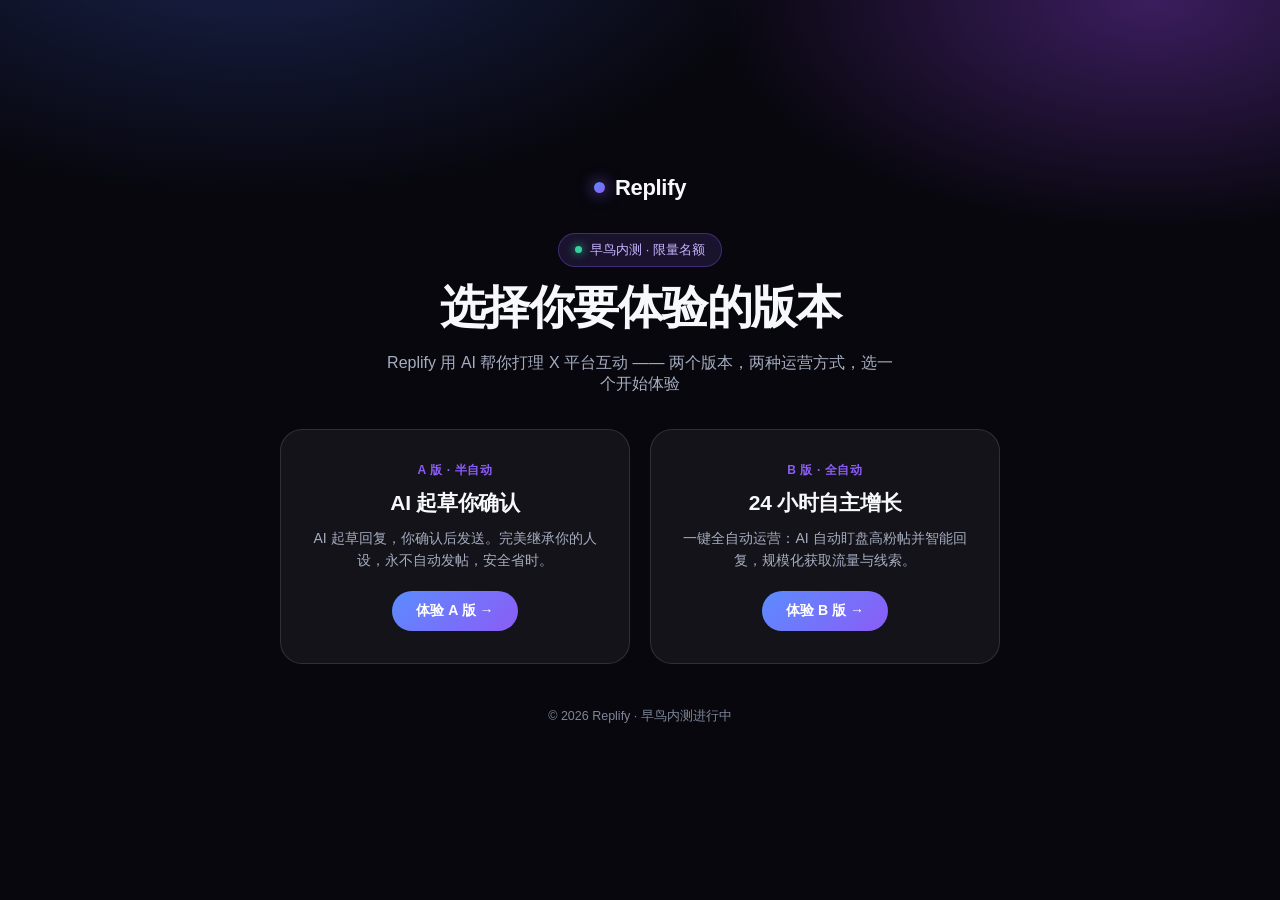
<file: index.html>
<!DOCTYPE html>
<html lang="zh-CN">
<head>
<meta charset="UTF-8">
<meta name="viewport" content="width=device-width, initial-scale=1.0">
<title>Replify · 早鸟内测</title>
<link rel="icon" href="data:image/svg+xml,%3Csvg xmlns='http://www.w3.org/2000/svg' viewBox='0 0 32 32'%3E%3Cdefs%3E%3ClinearGradient id='g' x1='0' y1='0' x2='1' y2='1'%3E%3Cstop offset='0' stop-color='%235b8cff'/%3E%3Cstop offset='1' stop-color='%238b5cf6'/%3E%3C/linearGradient%3E%3C/defs%3E%3Crect width='32' height='32' rx='8' fill='url(%23g)'/%3E%3Ctext x='16' y='22' font-family='Arial,sans-serif' font-size='18' font-weight='bold' fill='%23fff' text-anchor='middle'%3ER%3C/text%3E%3C/svg%3E">
<style>
* { box-sizing: border-box; margin: 0; padding: 0; }
body {
  font-family: -apple-system, BlinkMacSystemFont, "Segoe UI", "PingFang SC", "Microsoft YaHei", sans-serif;
  background: radial-gradient(900px 480px at 20% -10%, #1b2450 0%, transparent 60%),
              radial-gradient(800px 420px at 90% 0%, #3b1d5e 0%, transparent 55%),
              #07070d;
  color: #f7f8fc; min-height: 100vh; display: flex; flex-direction: column; align-items: center; justify-content: center; padding: 32px 20px; text-align: center;
}
.brand { display: inline-flex; align-items: center; gap: 10px; font-size: 22px; font-weight: 700; letter-spacing: -0.3px; margin-bottom: 14px; }
.dot { width: 11px; height: 11px; border-radius: 50%; background: linear-gradient(135deg,#5b8cff,#8b5cf6); box-shadow: 0 0 16px rgba(139,92,246,.9); }
.badge { display: inline-flex; align-items: center; gap: 8px; background: rgba(139,92,246,.14); color: #c4b5fd; border: 1px solid rgba(139,92,246,.35); padding: 7px 16px; border-radius: 999px; font-size: 13px; margin: 18px 0 10px; }
.badge::before { content: ""; width: 7px; height: 7px; border-radius: 50%; background: #34d399; box-shadow: 0 0 10px #34d399; }
h1 { font-size: clamp(30px, 5vw, 46px); letter-spacing: -1.5px; font-weight: 800; }
.sub { color: #a6adc0; font-size: 16px; margin: 14px auto 34px; max-width: 520px; }
.cards { display: grid; grid-template-columns: repeat(2, 1fr); gap: 20px; max-width: 720px; width: 100%; }
.card { text-decoration: none; color: inherit; background: rgba(255,255,255,.05); border: 1px solid rgba(255,255,255,.12); border-radius: 22px; padding: 32px 28px; transition: transform .25s cubic-bezier(.16,1,.3,1), border-color .25s, box-shadow .25s; }
.card:hover { transform: translateY(-5px); border-color: rgba(139,92,246,.5); box-shadow: 0 20px 50px rgba(0,0,0,.5); }
.tag { font-size: 12px; font-weight: 700; letter-spacing: .6px; text-transform: uppercase; color: #8b5cf6; margin-bottom: 10px; }
.card h2 { font-size: 21px; margin-bottom: 10px; letter-spacing: -0.3px; }
.card p { color: #a6adc0; font-size: 14px; line-height: 1.6; }
.go { display: inline-block; margin-top: 20px; font-size: 14px; font-weight: 600; color: #fff; background: linear-gradient(135deg,#5b8cff,#8b5cf6); padding: 11px 24px; border-radius: 999px; }
footer { margin-top: 44px; color: #7e8699; font-size: 12.5px; }
@media (max-width: 640px) { .cards { grid-template-columns: 1fr; } }
</style>
</head>
<body>
  <div class="brand"><span class="dot"></span>Replify</div>
  <span class="badge">早鸟内测 · 限量名额</span>
  <h1>选择你要体验的版本</h1>
  <p class="sub">Replify 用 AI 帮你打理 X 平台互动 —— 两个版本，两种运营方式，选一个开始体验</p>
  <div class="cards">
    <a class="card" href="a/">
      <div class="tag">A 版 · 半自动</div>
      <h2>AI 起草你确认</h2>
      <p>AI 起草回复，你确认后发送。完美继承你的人设，永不自动发帖，安全省时。</p>
      <span class="go">体验 A 版 →</span>
    </a>
    <a class="card" href="b/">
      <div class="tag">B 版 · 全自动</div>
      <h2>24 小时自主增长</h2>
      <p>一键全自动运营：AI 自动盯盘高粉帖并智能回复，规模化获取流量与线索。</p>
      <span class="go">体验 B 版 →</span>
    </a>
  </div>
  <footer>© 2026 Replify · 早鸟内测进行中</footer>
</body>
</html>
</file>
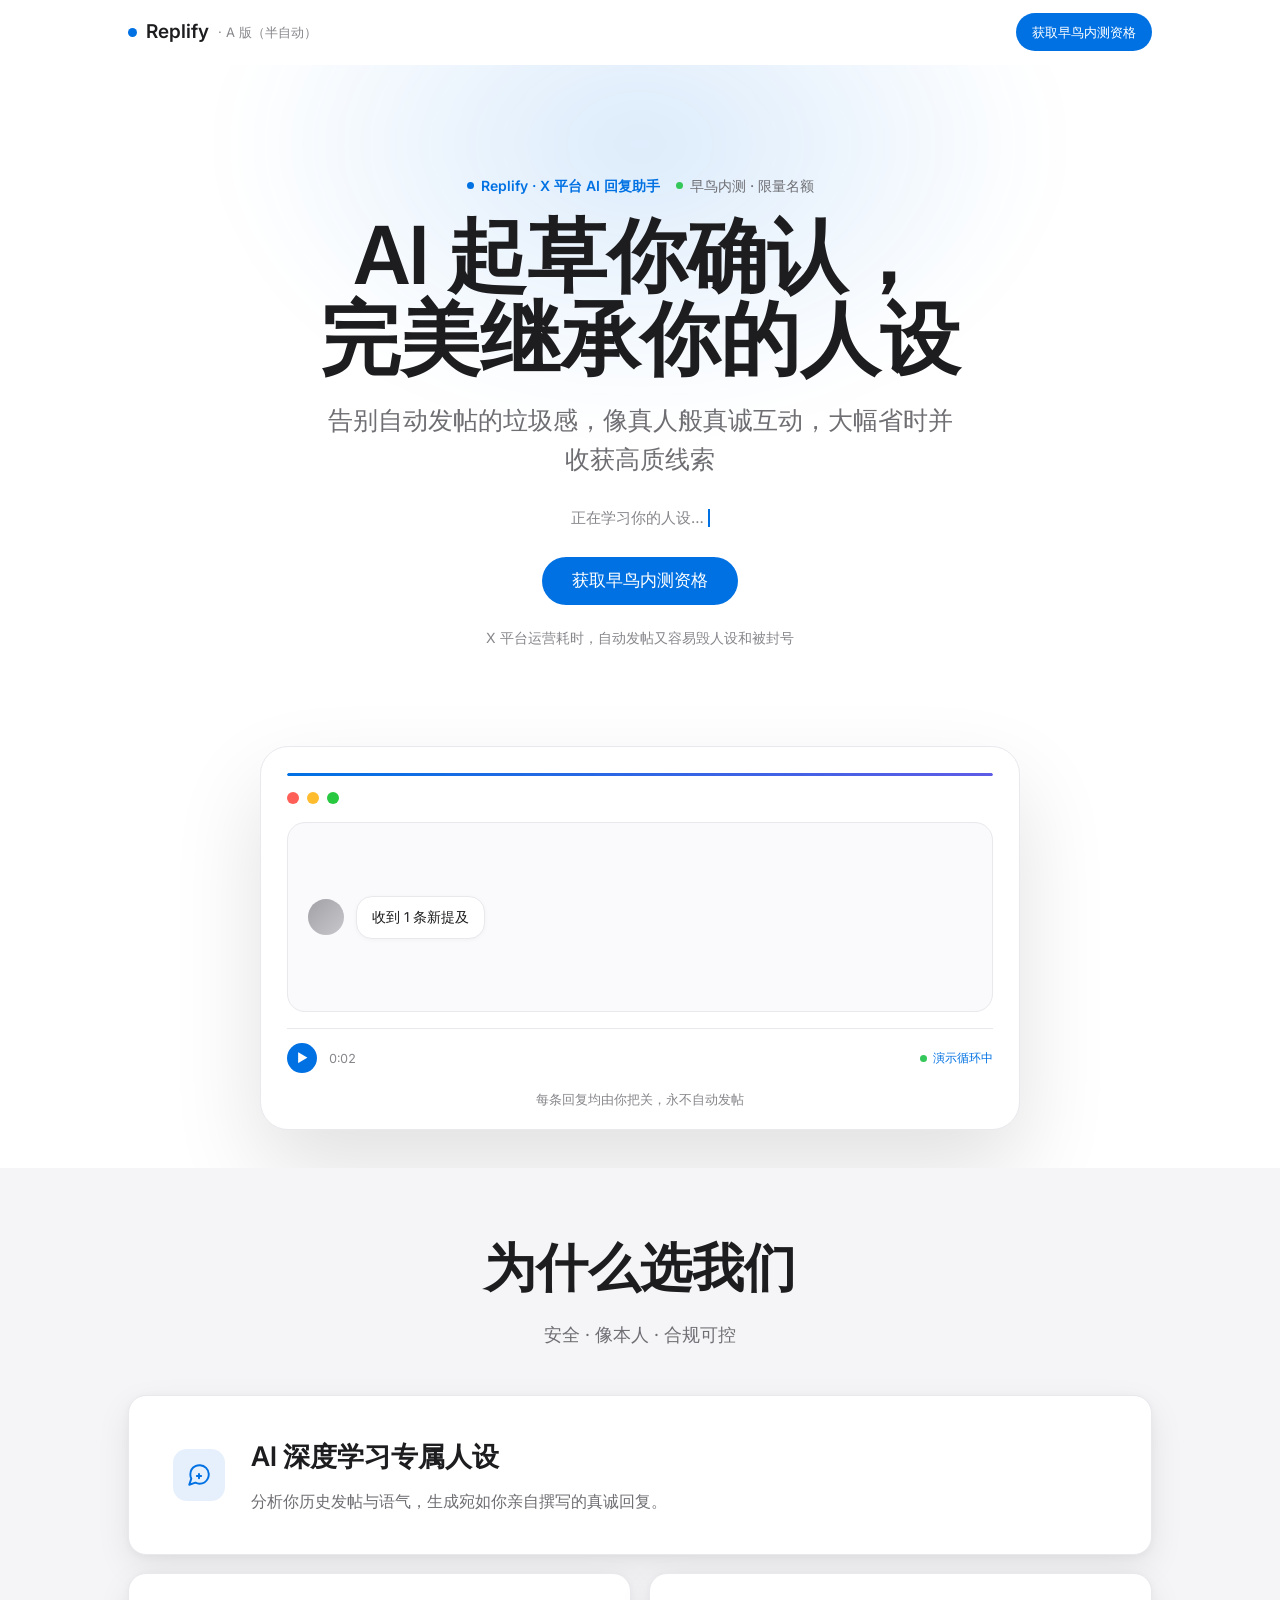
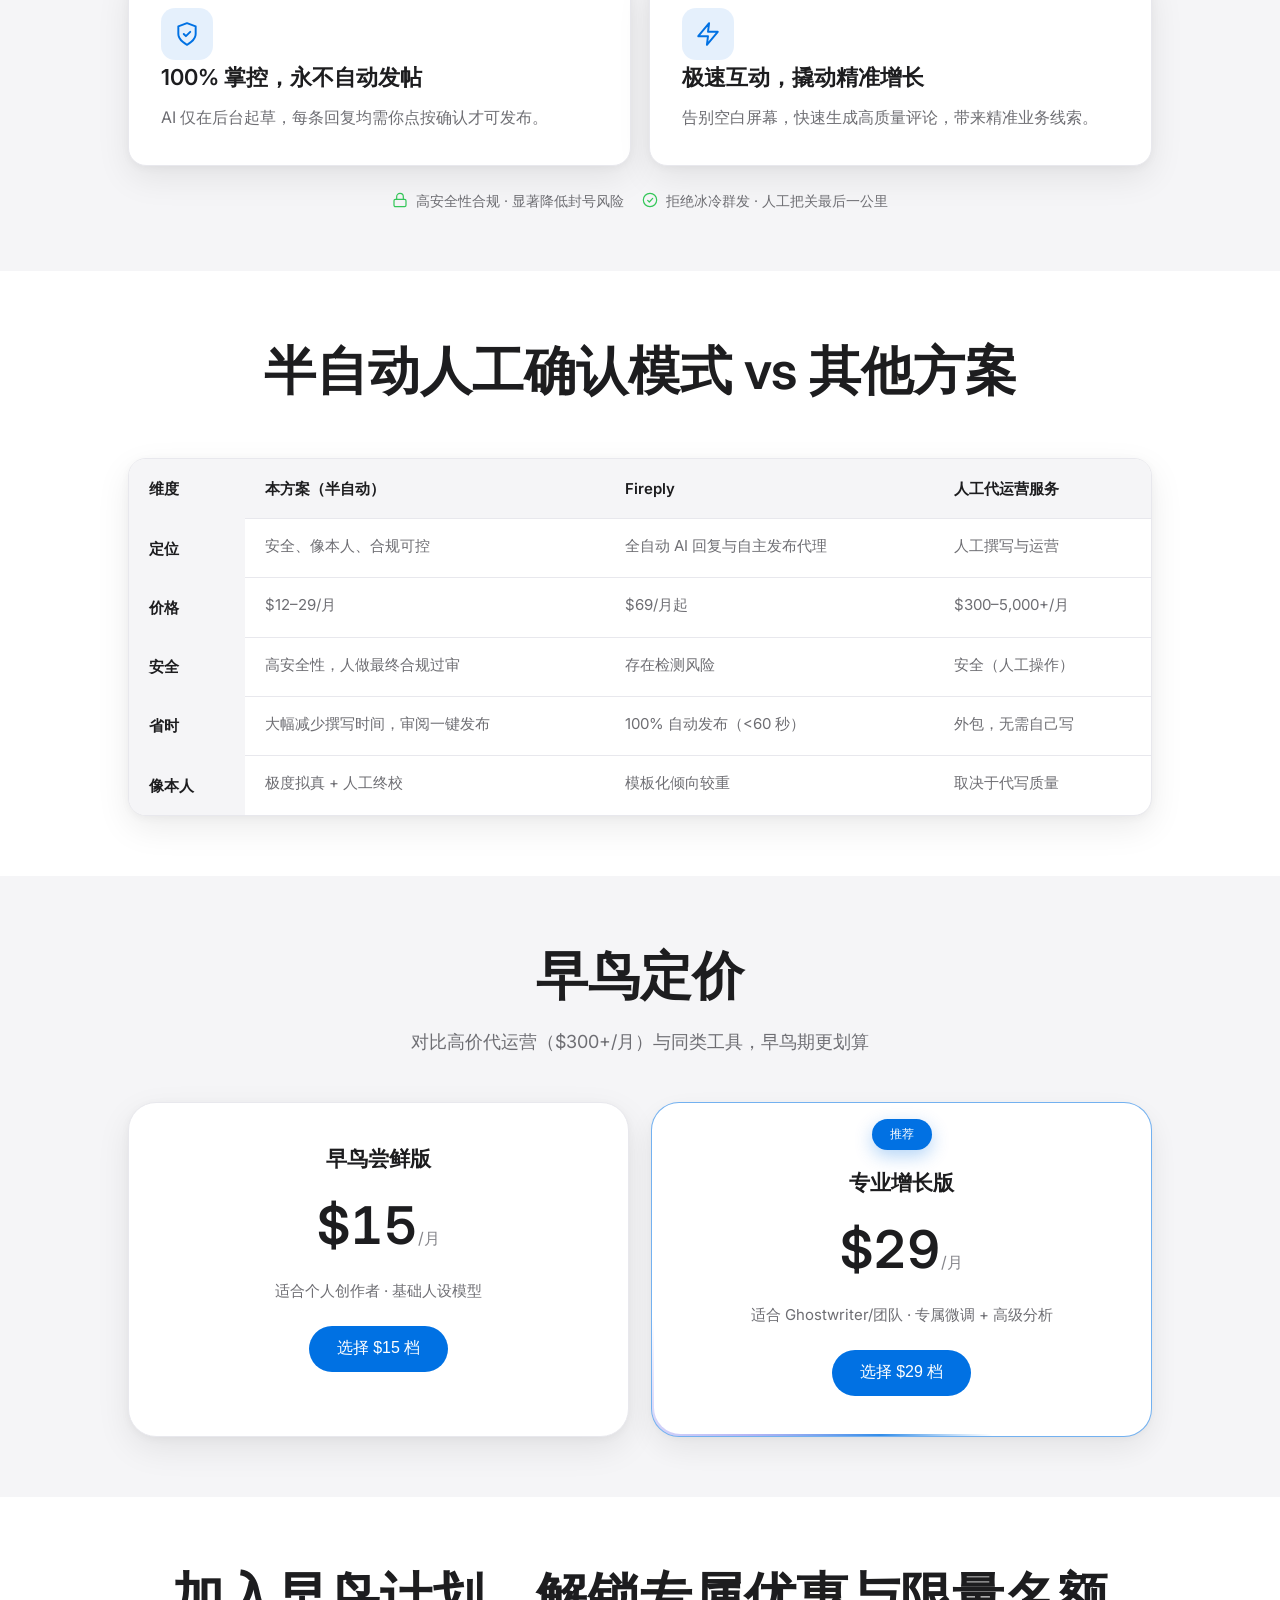
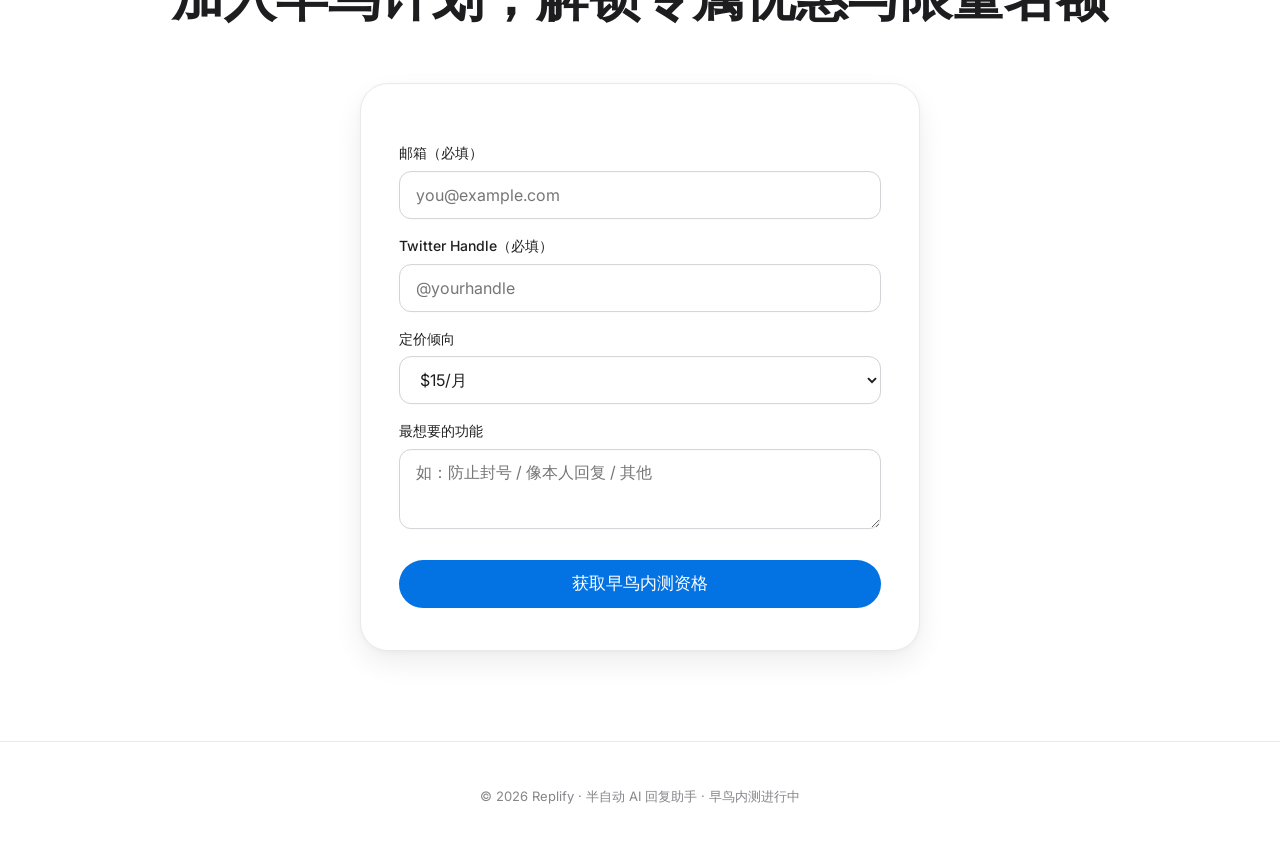
<file: a/index.html>
<!DOCTYPE html>
<html lang="zh-CN" data-variant="A">
<head>
<meta charset="UTF-8">
<meta name="viewport" content="width=device-width, initial-scale=1.0">
<title>A 版 · AI起草你确认，完美继承你的人设</title>
<link rel="icon" href="data:image/svg+xml,%3Csvg xmlns='http://www.w3.org/2000/svg' viewBox='0 0 32 32'%3E%3Cdefs%3E%3ClinearGradient id='g' x1='0' y1='0' x2='1' y2='1'%3E%3Cstop offset='0' stop-color='%232997ff'/%3E%3Cstop offset='1' stop-color='%235e5ce6'/%3E%3C/linearGradient%3E%3C/defs%3E%3Crect width='32' height='32' rx='8' fill='url(%23g)'/%3E%3Ctext x='16' y='22' font-family='Arial,sans-serif' font-size='18' font-weight='bold' fill='%23fff' text-anchor='middle'%3ER%3C/text%3E%3C/svg%3E">
<link rel="preconnect" href="https://fonts.googleapis.com">
<link rel="preconnect" href="https://fonts.gstatic.com" crossorigin>
<link rel="stylesheet" href="https://fonts.googleapis.com/css2?family=Inter:wght@300;400;500;600;700;800&display=swap">
<link rel="stylesheet" href="../style.css">
</head>
<body>
<script>window.B2_TRACK_ENDPOINT = window.B2_TRACK_ENDPOINT || 'https://b2-track.luckystart142857.workers.dev/track';</script>

<!-- 深空背景：极光 + 颗粒 + 滚动进度 -->
<div class="scroll-progress" aria-hidden="true"></div>

<!-- 导航 -->
<nav>
  <div class="nav-inner">
    <div class="brand"><span class="dot"></span>Replify<span class="brand-sub">· A 版（半自动）</span></div>
    <a class="nav-cta" href="#lead-form" data-cta data-cta-position="nav">获取早鸟内测资格</a>
  </div>
</nav>

<!-- Hero -->
<section class="hero">
  <div class="container">


    <div class="hero-tags">
      <span class="product-tag">Replify · X 平台 AI 回复助手</span>
      <span class="badge">早鸟内测 · 限量名额</span>
    </div>
    <h1><span class="line">AI 起草你确认，</span><span class="line">完美继承你的人设</span></h1>
    <p class="sub">告别自动发帖的垃圾感，像真人般真诚互动，大幅省时并收获高质线索</p>
    <div class="process-line" aria-hidden="true"><span class="type-text" data-phrases="正在学习你的人设…,起草回复中…,生成真诚互动…"></span><span class="type-caret"></span></div>
    <div class="cta-row">
      <button class="cta-btn" data-cta data-cta-position="hero_main">获取早鸟内测资格</button>
    </div>
    <p class="pain">X 平台运营耗时，自动发帖又容易毁人设和被封号</p>

    <!-- 产品演示（Apple 式居中大屏） -->
    <div class="demo-wrap">
      <div class="demo" role="group" aria-label="产品演示：AI 起草，你确认后发送">
        <div class="demo-progress"><span></span></div>
        <div class="demo-head"><i style="background:#ff5f57"></i><i style="background:#febc2e"></i><i style="background:#28c840"></i></div>
        <div class="demo-stage">
          <div class="st st-0">
            <div class="msg-row"><span class="avatar av-in"></span><div class="msg-bubble">收到 1 条新提及</div></div>
          </div>
          <div class="st st-1">
            <div class="typing"><i></i><i></i><i></i><span>AI 起草中…</span></div>
          </div>
          <div class="st st-2">
            <div class="draft-row"><span class="avatar av-draft"></span><div class="draft-bars"><span class="draft-bar b1"></span><span class="draft-bar b2"></span></div></div>
            <div class="draft-tag">草稿：自然 · 像本人</div>
          </div>
          <div class="st st-3">
            <button class="confirm-cta" type="button">✓ 我确认，发送（演示）</button>
            <div class="confirm-note">仅在你确认后才会发布</div>
          </div>
          <div class="st st-4">
            <div class="sent"><span class="ok-ring">✓</span> 已发送 · 每条回复均由你把关</div>
          </div>
        </div>
        <div class="demo-bar">
          <span class="demo-play" aria-hidden="true">▶</span>
          <span class="demo-time">0:00</span>
          <span class="demo-live">演示循环中</span>
        </div>
        <p class="demo-note">每条回复均由你把关，永不自动发帖</p>
      </div>
    </div>
  </div>
</section>

<!-- 卖点（浅灰促销区） -->
<section class="section-tile">
  <div class="container reveal">
    <div class="sec-head" style="--i:0"><h2>为什么选我们</h2><p>安全 · 像本人 · 合规可控</p></div>
    <div class="features">
      <div class="f-card wide" style="--i:1">
        <div class="f-icon">
          <svg viewBox="0 0 24 24" fill="none" stroke="currentColor" stroke-width="1.8" stroke-linecap="round" stroke-linejoin="round" aria-hidden="true"><path d="M21 11.5a8.38 8.38 0 0 1-.9 3.8 8.5 8.5 0 0 1-7.6 4.7 8.38 8.38 0 0 1-3.8-.9L3 21l1.9-5.7a8.38 8.38 0 0 1-.9-3.8 8.5 8.5 0 0 1 4.7-7.6 8.38 8.38 0 0 1 3.8-.9h.5a8.48 8.48 0 0 1 8 8v.5z"/><path d="M12 11v4"/><path d="M10 13h4"/></svg>
        </div>
        <div class="f-text">
          <h3>AI 深度学习专属人设</h3>
          <p>分析你历史发帖与语气，生成宛如你亲自撰写的真诚回复。</p>
        </div>
      </div>
      <div class="f-card" style="--i:2">
        <div class="f-icon">
          <svg viewBox="0 0 24 24" fill="none" stroke="currentColor" stroke-width="1.8" stroke-linecap="round" stroke-linejoin="round" aria-hidden="true"><path d="M12 22s8-4 8-10V5l-8-3-8 3v7c0 6 8 10 8 10z"/><path d="m9 12 2 2 4-4"/></svg>
        </div>
        <h3>100% 掌控，永不自动发帖</h3>
        <p>AI 仅在后台起草，每条回复均需你点按确认才可发布。</p>
      </div>
      <div class="f-card" style="--i:3">
        <div class="f-icon">
          <svg viewBox="0 0 24 24" fill="none" stroke="currentColor" stroke-width="1.8" stroke-linecap="round" stroke-linejoin="round" aria-hidden="true"><path d="M13 2 3 14h9l-1 8 10-12h-9l1-8z"/></svg>
        </div>
        <h3>极速互动，撬动精准增长</h3>
        <p>告别空白屏幕，快速生成高质量评论，带来精准业务线索。</p>
      </div>
    </div>
    <div class="trust" style="--i:4">
      <span><svg viewBox="0 0 24 24" fill="none" stroke="currentColor" stroke-width="1.8" stroke-linecap="round" stroke-linejoin="round" aria-hidden="true"><rect x="3" y="11" width="18" height="11" rx="2"/><path d="M7 11V7a5 5 0 0 1 10 0v4"/></svg>高安全性合规 · 显著降低封号风险</span>
      <span><svg viewBox="0 0 24 24" fill="none" stroke="currentColor" stroke-width="1.8" stroke-linecap="round" stroke-linejoin="round" aria-hidden="true"><circle cx="12" cy="12" r="10"/><path d="m8.5 12.5 2.5 2.5 5-5.5"/></svg>拒绝冰冷群发 · 人工把关最后一公里</span>
    </div>
  </div>
</section>

<!-- 对比（白区） -->
<section class="section-white">
  <div class="container reveal">
    <div class="sec-head" style="--i:0"><h2>半自动人工确认模式 vs 其他方案</h2></div>
    <div class="tbl-wrap" style="--i:1">
      <table>
        <tr><th>维度</th><th>本方案（半自动）</th><th>Fireply</th><th>人工代运营服务</th></tr>
        <tr><th scope="row">定位</th><td>安全、像本人、合规可控</td><td>全自动 AI 回复与自主发布代理</td><td>人工撰写与运营</td></tr>
        <tr><th scope="row">价格</th><td>$12–29/月</td><td>$69/月起</td><td>$300–5,000+/月</td></tr>
        <tr><th scope="row">安全</th><td>高安全性，人做最终合规过审</td><td>存在检测风险</td><td>安全（人工操作）</td></tr>
        <tr><th scope="row">省时</th><td>大幅减少撰写时间，审阅一键发布</td><td>100% 自动发布（&lt;60 秒）</td><td>外包，无需自己写</td></tr>
        <tr><th scope="row">像本人</th><td>极度拟真 + 人工终校</td><td>模板化倾向较重</td><td>取决于代写质量</td></tr>
      </table>
    </div>
  </div>
</section>

<!-- 定价（浅灰促销区） -->
<section class="section-tile">
  <div class="container reveal">
    <div class="sec-head" style="--i:0"><h2>早鸟定价</h2><p>对比高价代运营（$300+/月）与同类工具，早鸟期更划算</p></div>
    <div class="pricing">
      <div class="price-card" style="--i:1">
        <h3>早鸟尝鲜版</h3>
        <div class="price">$15<span>/月</span></div>
        <p class="price-note">适合个人创作者 · 基础人设模型</p>
        <button class="cta-btn" data-cta data-cta-position="pricing_card" data-card-price="15">选择 $15 档</button>
      </div>
      <div class="price-card recommend" style="--i:2">
        <span class="flag">推荐</span>
        <h3>专业增长版</h3>
        <div class="price">$29<span>/月</span></div>
        <p class="price-note">适合 Ghostwriter/团队 · 专属微调 + 高级分析</p>
        <button class="cta-btn" data-cta data-cta-position="pricing_card" data-card-price="29">选择 $29 档</button>
      </div>
    </div>
  </div>
</section>

<!-- 表单（白区） -->
<section class="section-white">
  <div class="container reveal">
    <div class="sec-head" style="--i:0"><h2>加入早鸟计划，解锁专属优惠与限量名额</h2></div>
    <form id="lead-form" style="--i:1">
      <label for="email">邮箱（必填）</label>
      <input type="email" id="email" name="email" required placeholder="you@example.com">
      <label for="twitter">Twitter Handle（必填）</label>
      <input type="text" id="twitter" name="twitter" required placeholder="@yourhandle">
      <label for="pricing">定价倾向</label>
      <select id="pricing" name="pricing">
        <option value="15_monthly">$15/月</option>
        <option value="29_monthly">$29/月</option>
        <option value="none">还不确定</option>
      </select>
      <label for="intent">最想要的功能</label>
      <textarea id="intent" name="intent" placeholder="如：防止封号 / 像本人回复 / 其他"></textarea>
      <button type="submit" class="cta-btn" style="margin-top:24px;width:100%" data-cta data-cta-position="footer_sub">获取早鸟内测资格</button>
      <div class="form-ok" id="form-ok">✓ 已提交！我们会尽快联系你（本次为内测报名，未产生费用）。</div>
    </form>
  </div>
</section>

<footer>© 2026 Replify · 半自动 AI 回复助手 · 早鸟内测进行中</footer>

<script src="../vendor/gsap.min.js"></script>
<script src="../vendor/ScrollTrigger.min.js"></script>
<script src="../track.js"></script>
<script src="../motion.js"></script>
<script src="../gsap-anim.js"></script>
<script>B2BindLeadForm(document.getElementById('lead-form'));</script>
</body>
</html>
</file>
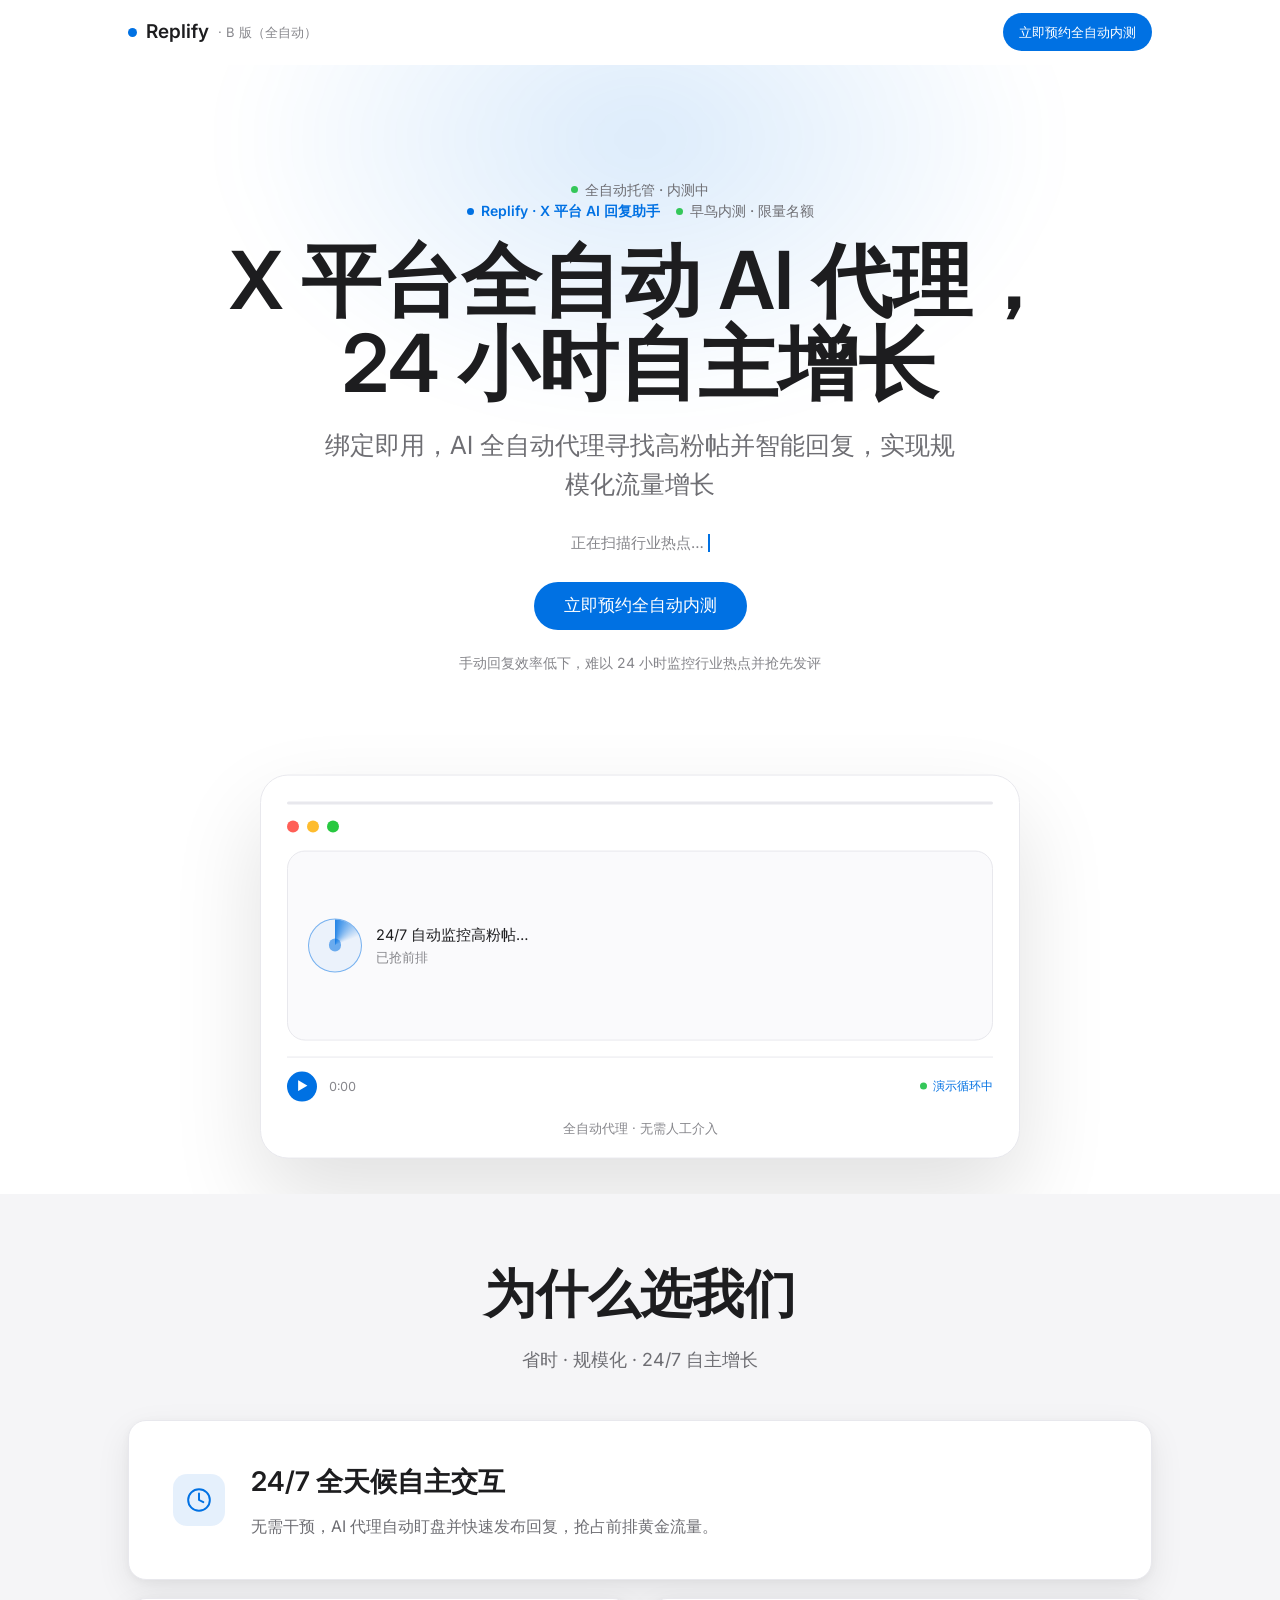
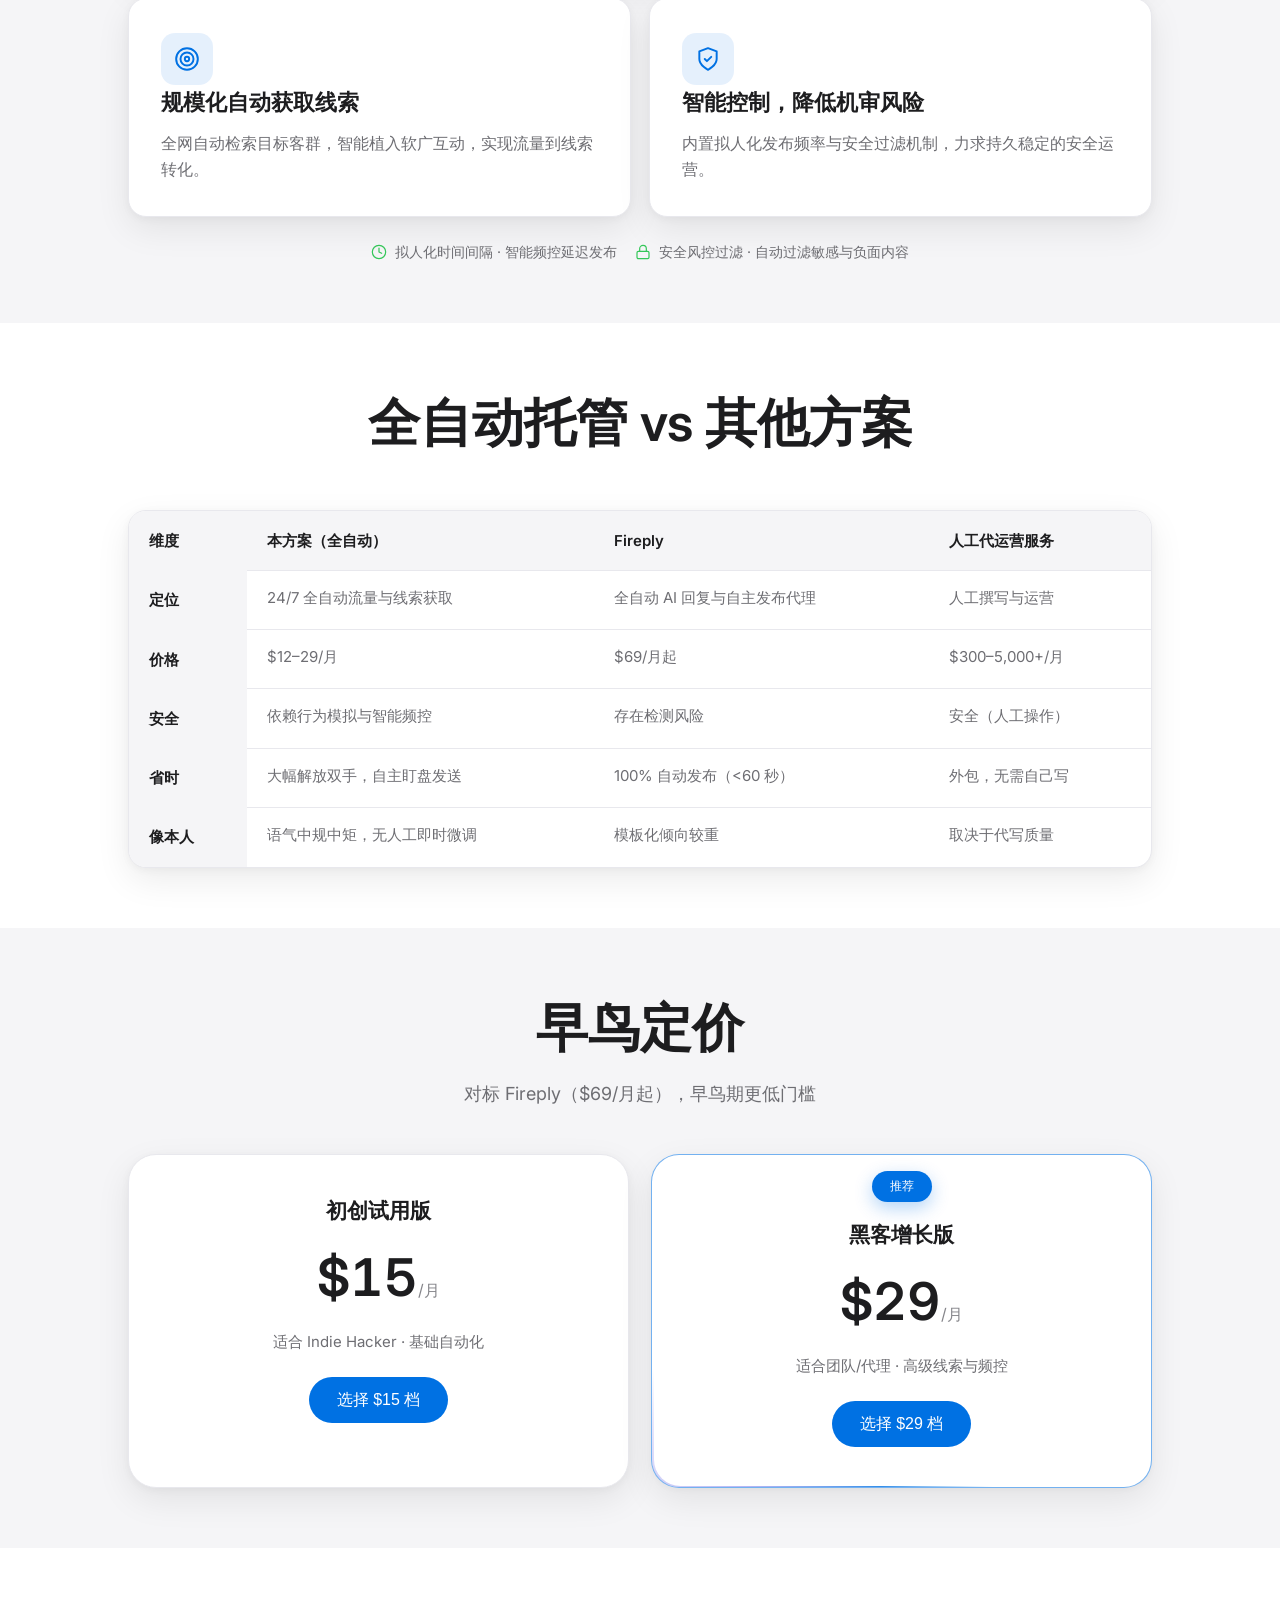
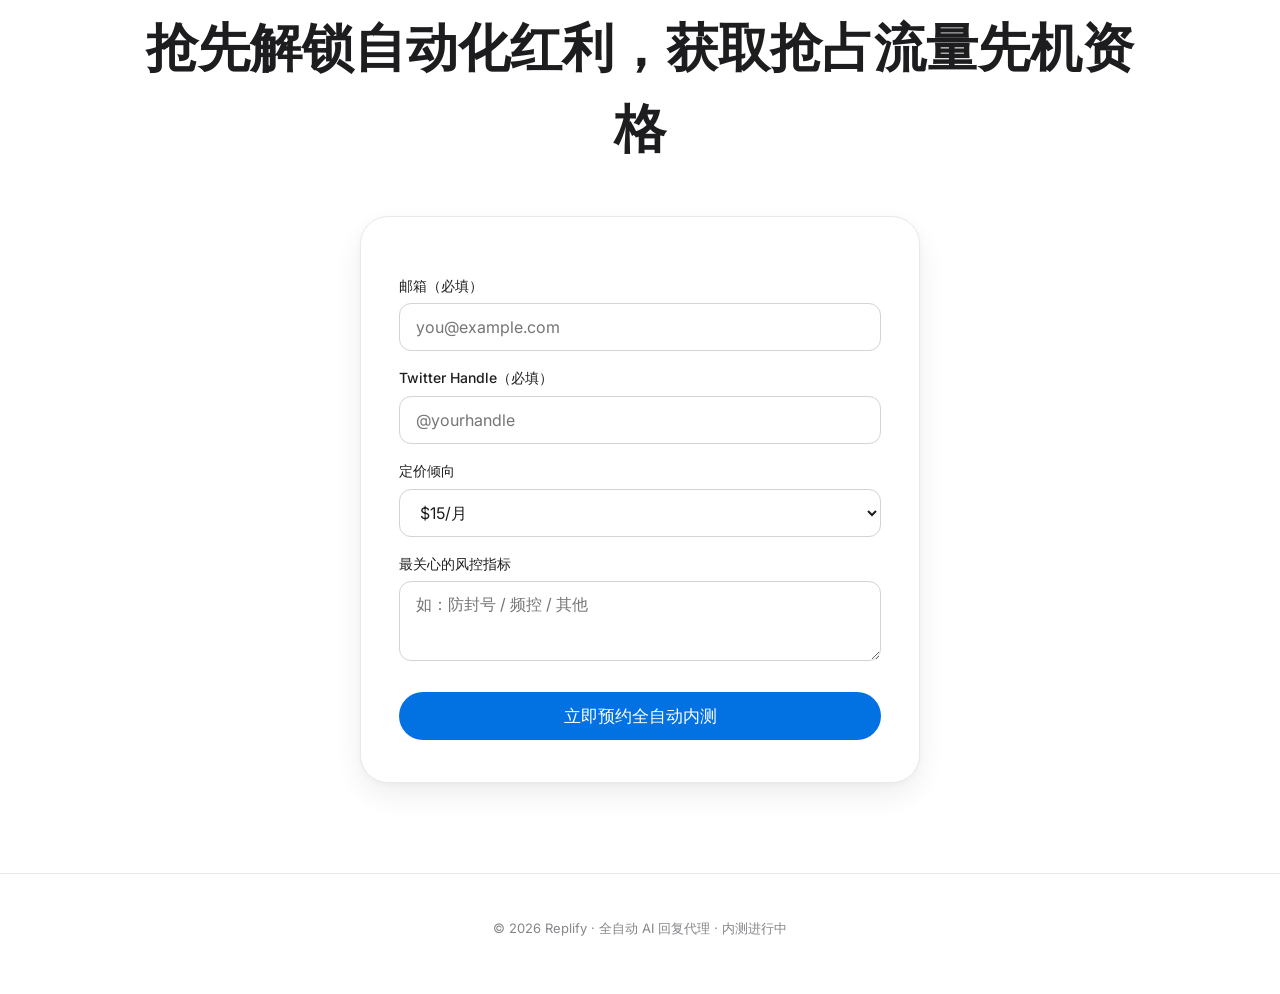
<file: b/index.html>
<!DOCTYPE html>
<html lang="zh-CN" data-variant="B">
<head>
<meta charset="UTF-8">
<meta name="viewport" content="width=device-width, initial-scale=1.0">
<title>B 版 · X平台全自动AI代理，24小时自主增长</title>
<link rel="icon" href="data:image/svg+xml,%3Csvg xmlns='http://www.w3.org/2000/svg' viewBox='0 0 32 32'%3E%3Cdefs%3E%3ClinearGradient id='g' x1='0' y1='0' x2='1' y2='1'%3E%3Cstop offset='0' stop-color='%232997ff'/%3E%3Cstop offset='1' stop-color='%235e5ce6'/%3E%3C/linearGradient%3E%3C/defs%3E%3Crect width='32' height='32' rx='8' fill='url(%23g)'/%3E%3Ctext x='16' y='22' font-family='Arial,sans-serif' font-size='18' font-weight='bold' fill='%23fff' text-anchor='middle'%3ER%3C/text%3E%3C/svg%3E">
<link rel="preconnect" href="https://fonts.googleapis.com">
<link rel="preconnect" href="https://fonts.gstatic.com" crossorigin>
<link rel="stylesheet" href="https://fonts.googleapis.com/css2?family=Inter:wght@300;400;500;600;700;800&display=swap">
<link rel="stylesheet" href="../style.css">
</head>
<body>
<script>window.B2_TRACK_ENDPOINT = window.B2_TRACK_ENDPOINT || 'https://b2-track.luckystart142857.workers.dev/track';</script>

<!-- 深空背景：极光 + 颗粒 + 滚动进度 -->
<div class="scroll-progress" aria-hidden="true"></div>

<!-- 导航 -->
<nav>
  <div class="nav-inner">
    <div class="brand"><span class="dot"></span>Replify<span class="brand-sub">· B 版（全自动）</span></div>
    <a class="nav-cta" href="#lead-form" data-cta data-cta-position="nav">立即预约全自动内测</a>
  </div>
</nav>

<!-- Hero -->
<section class="hero">
  <div class="container">

    <span class="badge">全自动托管 · 内测中</span>
    <div class="hero-tags">
      <span class="product-tag">Replify · X 平台 AI 回复助手</span>
      <span class="badge">早鸟内测 · 限量名额</span>
    </div>
    <h1><span class="line">X 平台全自动 AI 代理，</span><span class="line">24 小时自主增长</span></h1>
    <p class="sub">绑定即用，AI 全自动代理寻找高粉帖并智能回复，实现规模化流量增长</p>
    <div class="process-line" aria-hidden="true"><span class="type-text" data-phrases="正在扫描行业热点…,分析高粉帖…,抢占前排回复…"></span><span class="type-caret"></span></div>
    <div class="cta-row">
      <button class="cta-btn" data-cta data-cta-position="hero_main">立即预约全自动内测</button>
    </div>
    <p class="pain">手动回复效率低下，难以 24 小时监控行业热点并抢先发评</p>

    <!-- 产品演示（Apple 式居中大屏：雷达盯盘） -->
    <div class="demo-wrap">
      <div class="demo" role="group" aria-label="产品演示：AI 自动监控并发布回复">
        <div class="demo-progress"><span></span></div>
        <div class="demo-head"><i style="background:#ff5f57"></i><i style="background:#febc2e"></i><i style="background:#28c840"></i></div>
        <div class="demo-stage">
          <div class="st st-0">
            <div class="monitor-row">
              <span class="radar" aria-hidden="true"></span>
              <div class="monitor-text">24/7 自动监控高粉帖…<small>已抢前排</small></div>
            </div>
          </div>
          <div class="st st-1">
            <div class="draft-row"><span class="avatar av-draft"></span><div class="draft-bars"><span class="draft-bar b1"></span><span class="draft-bar b2"></span></div></div>
            <div class="draft-row"><span class="avatar av-draft" style="background:linear-gradient(135deg,#2997ff,#30d158)"></span><div class="draft-bars"><span class="draft-bar b1" style="width:82%;animation-delay:.14s"></span></div></div>
          </div>
          <div class="st st-2">
            <div class="sent"><span class="ok-ring">✓</span> 已自动发布回复（&lt;60 秒）</div>
            <div class="confirm-note">全自动代理 · 无需人工介入</div>
          </div>
        </div>
        <div class="demo-bar">
          <span class="demo-play" aria-hidden="true">▶</span>
          <span class="demo-time">0:00</span>
          <span class="demo-live">演示循环中</span>
        </div>
        <p class="demo-note">全自动代理 · 无需人工介入</p>
      </div>
    </div>
  </div>
</section>

<!-- 卖点（浅灰促销区） -->
<section class="section-tile">
  <div class="container reveal">
    <div class="sec-head" style="--i:0"><h2>为什么选我们</h2><p>省时 · 规模化 · 24/7 自主增长</p></div>
    <div class="features">
      <div class="f-card wide" style="--i:1">
        <div class="f-icon">
          <svg viewBox="0 0 24 24" fill="none" stroke="currentColor" stroke-width="1.8" stroke-linecap="round" stroke-linejoin="round" aria-hidden="true"><circle cx="12" cy="12" r="10"/><path d="M12 6v6l4 2"/></svg>
        </div>
        <div class="f-text">
          <h3>24/7 全天候自主交互</h3>
          <p>无需干预，AI 代理自动盯盘并快速发布回复，抢占前排黄金流量。</p>
        </div>
      </div>
      <div class="f-card" style="--i:2">
        <div class="f-icon">
          <svg viewBox="0 0 24 24" fill="none" stroke="currentColor" stroke-width="1.8" stroke-linecap="round" stroke-linejoin="round" aria-hidden="true"><circle cx="12" cy="12" r="10"/><circle cx="12" cy="12" r="6"/><circle cx="12" cy="12" r="2"/></svg>
        </div>
        <h3>规模化自动获取线索</h3>
        <p>全网自动检索目标客群，智能植入软广互动，实现流量到线索转化。</p>
      </div>
      <div class="f-card" style="--i:3">
        <div class="f-icon">
          <svg viewBox="0 0 24 24" fill="none" stroke="currentColor" stroke-width="1.8" stroke-linecap="round" stroke-linejoin="round" aria-hidden="true"><path d="M12 22s8-4 8-10V5l-8-3-8 3v7c0 6 8 10 8 10z"/><path d="m9 12 2 2 4-4"/></svg>
        </div>
        <h3>智能控制，降低机审风险</h3>
        <p>内置拟人化发布频率与安全过滤机制，力求持久稳定的安全运营。</p>
      </div>
    </div>
    <div class="trust" style="--i:4">
      <span><svg viewBox="0 0 24 24" fill="none" stroke="currentColor" stroke-width="1.8" stroke-linecap="round" stroke-linejoin="round" aria-hidden="true"><circle cx="12" cy="12" r="10"/><path d="M12 6v6l4 2"/></svg>拟人化时间间隔 · 智能频控延迟发布</span>
      <span><svg viewBox="0 0 24 24" fill="none" stroke="currentColor" stroke-width="1.8" stroke-linecap="round" stroke-linejoin="round" aria-hidden="true"><rect x="3" y="11" width="18" height="11" rx="2"/><path d="M7 11V7a5 5 0 0 1 10 0v4"/></svg>安全风控过滤 · 自动过滤敏感与负面内容</span>
    </div>
  </div>
</section>

<!-- 对比（白区） -->
<section class="section-white">
  <div class="container reveal">
    <div class="sec-head" style="--i:0"><h2>全自动托管 vs 其他方案</h2></div>
    <div class="tbl-wrap" style="--i:1">
      <table>
        <tr><th>维度</th><th>本方案（全自动）</th><th>Fireply</th><th>人工代运营服务</th></tr>
        <tr><th scope="row">定位</th><td>24/7 全自动流量与线索获取</td><td>全自动 AI 回复与自主发布代理</td><td>人工撰写与运营</td></tr>
        <tr><th scope="row">价格</th><td>$12–29/月</td><td>$69/月起</td><td>$300–5,000+/月</td></tr>
        <tr><th scope="row">安全</th><td>依赖行为模拟与智能频控</td><td>存在检测风险</td><td>安全（人工操作）</td></tr>
        <tr><th scope="row">省时</th><td>大幅解放双手，自主盯盘发送</td><td>100% 自动发布（&lt;60 秒）</td><td>外包，无需自己写</td></tr>
        <tr><th scope="row">像本人</th><td>语气中规中矩，无人工即时微调</td><td>模板化倾向较重</td><td>取决于代写质量</td></tr>
      </table>
    </div>
  </div>
</section>

<!-- 定价（浅灰促销区） -->
<section class="section-tile">
  <div class="container reveal">
    <div class="sec-head" style="--i:0"><h2>早鸟定价</h2><p>对标 Fireply（$69/月起），早鸟期更低门槛</p></div>
    <div class="pricing">
      <div class="price-card" style="--i:1">
        <h3>初创试用版</h3>
        <div class="price">$15<span>/月</span></div>
        <p class="price-note">适合 Indie Hacker · 基础自动化</p>
        <button class="cta-btn" data-cta data-cta-position="pricing_card" data-card-price="15">选择 $15 档</button>
      </div>
      <div class="price-card recommend" style="--i:2">
        <span class="flag">推荐</span>
        <h3>黑客增长版</h3>
        <div class="price">$29<span>/月</span></div>
        <p class="price-note">适合团队/代理 · 高级线索与频控</p>
        <button class="cta-btn" data-cta data-cta-position="pricing_card" data-card-price="29">选择 $29 档</button>
      </div>
    </div>
  </div>
</section>

<!-- 表单（白区） -->
<section class="section-white">
  <div class="container reveal">
    <div class="sec-head" style="--i:0"><h2>抢先解锁自动化红利，获取抢占流量先机资格</h2></div>
    <form id="lead-form" style="--i:1">
      <label for="email">邮箱（必填）</label>
      <input type="email" id="email" name="email" required placeholder="you@example.com">
      <label for="twitter">Twitter Handle（必填）</label>
      <input type="text" id="twitter" name="twitter" required placeholder="@yourhandle">
      <label for="pricing">定价倾向</label>
      <select id="pricing" name="pricing">
        <option value="15_monthly">$15/月</option>
        <option value="29_monthly">$29/月</option>
        <option value="none">还不确定</option>
      </select>
      <label for="intent">最关心的风控指标</label>
      <textarea id="intent" name="intent" placeholder="如：防封号 / 频控 / 其他"></textarea>
      <button type="submit" class="cta-btn" style="margin-top:24px;width:100%" data-cta data-cta-position="footer_sub">立即预约全自动内测</button>
      <div class="form-ok" id="form-ok">✓ 已提交！我们会尽快联系你（本次为内测预约，未产生费用）。</div>
    </form>
  </div>
</section>

<footer>© 2026 Replify · 全自动 AI 回复代理 · 内测进行中</footer>

<script src="../vendor/gsap.min.js"></script>
<script src="../vendor/ScrollTrigger.min.js"></script>
<script src="../track.js"></script>
<script src="../motion.js"></script>
<script src="../gsap-anim.js"></script>
<script>B2BindLeadForm(document.getElementById('lead-form'));</script>
</body>
</html>
</file>
<file: style.css>
/* ============================================================
   Replify 落地页 v12 —— 参照 apple.com 重新设计
   设计特征（来自 apple.com 实测）：
   白底 #FFFFFF / 文字 #1D1D1F / 次级 #6E6E73 / 促销区浅灰 #F5F5F7
   标题 56px/40px 字重 600 semibold / CTA 蓝 #06c·#0071E3
   SF Pro SC / PingFang SC 字体 / 滚动淡入动效 / 卡片圆角网格
   约束不变：文案 v11、track.js 零改动、A/B 唯一自变量=文案
   ============================================================ */
:root {
  --bg: #ffffff;
  --bg-tile: #f5f5f7;
  --card: #ffffff;
  --ink: #1d1d1f;
  --ink-dim: #6e6e73;
  --ink-faint: #86868b;
  --link: #06c;
  --accent: #0071e3;
  --accent-hi: #0077ed;
  --green: #34c759;
  --line: #d2d2d7;
  --line-soft: #e8e8ed;
  --radius: 18px;
  --radius-lg: 28px;
  --shadow-card: 0 12px 34px rgba(0,0,0,.08), 0 2px 8px rgba(0,0,0,.04);
  --shadow-lg: 0 40px 90px rgba(0,0,0,.12);
  --ease: cubic-bezier(.16,1,.3,1);
  --font: -apple-system, BlinkMacSystemFont, "SF Pro SC", "SF Pro Text", "PingFang SC", "Helvetica Neue", "Inter", "Microsoft YaHei", sans-serif;
}
* { box-sizing: border-box; margin: 0; padding: 0; }
html { scroll-behavior: smooth; }
body {
  font-family: var(--font);
  background: var(--bg);
  color: var(--ink);
  line-height: 1.55;
  -webkit-font-smoothing: antialiased;
  text-rendering: optimizeLegibility;
  overflow-x: hidden;
}
.container { max-width: 1080px; margin: 0 auto; padding: 0 28px; }

/* ========== 导航（Apple 白底毛玻璃） ========== */
nav { position: sticky; top: 0; z-index: 100; backdrop-filter: blur(24px) saturate(180%); -webkit-backdrop-filter: blur(24px) saturate(180%); background: rgba(255,255,255,.7); border-bottom: 1px solid transparent; transition: background .35s, border-color .35s, box-shadow .35s; }
nav.scrolled { background: rgba(255,255,255,.85); border-bottom-color: var(--line-soft); box-shadow: 0 4px 20px rgba(0,0,0,.04); }
.nav-inner { display: flex; align-items: center; justify-content: space-between; padding: 13px 28px; max-width: 1080px; margin: 0 auto; }
.brand { font-size: 19px; font-weight: 600; letter-spacing: 0; display: flex; align-items: center; gap: 9px; }
.brand .dot { width: 9px; height: 9px; border-radius: 50%; background: var(--accent); }
.brand-sub { color: var(--ink-faint); font-weight: 400; font-size: 13px; }
.nav-cta { min-height: 38px; display: inline-flex; align-items: center; font-size: 13px; font-weight: 500; padding: 0 16px; border-radius: 980px; background: var(--accent); color: #fff; text-decoration: none; transition: background .2s, transform .2s var(--ease); }
.nav-cta:hover { background: var(--accent-hi); transform: translateY(-1px); }

/* ========== Hero（白底大标题，Apple 公式） ========== */
.hero { text-align: center; padding: 110px 0 70px; }
.badge { display: inline-flex; align-items: center; gap: 7px; color: var(--link); font-size: 15px; font-weight: 500; margin-bottom: 18px; }
.badge::before { content: ""; width: 7px; height: 7px; border-radius: 50%; background: var(--green); animation: livePulse 2s ease-in-out infinite; }
@keyframes livePulse { 0%,100% { box-shadow: 0 0 0 0 rgba(52,199,89,.5); } 50% { box-shadow: 0 0 0 6px rgba(52,199,89,0); } }
h1 { font-size: clamp(48px, 7vw, 80px); font-weight: 600; letter-spacing: 0; line-height: 1.04; max-width: 900px; margin: 0 auto; color: var(--ink); }
h1 .line { display: block; opacity: 0; transform: translateY(26px); animation: lineReveal .9s var(--ease) forwards; }
h1 .line + .line { animation-delay: .13s; }
@keyframes lineReveal { from { opacity: 0; transform: translateY(30px); } to { opacity: 1; transform: none; } }
.sub { font-size: clamp(19px, 2.2vw, 25px); font-weight: 400; color: var(--ink-dim); max-width: 640px; margin: 22px auto 30px; opacity: 0; animation: riseIn .9s var(--ease) .26s forwards; }
@keyframes riseIn { from { opacity: 0; transform: translateY(18px); } to { opacity: 1; transform: none; } }
.cta-row { display: flex; gap: 14px; justify-content: center; flex-wrap: wrap; opacity: 0; animation: riseIn .9s var(--ease) .36s forwards; }
.cta-btn { position: relative; overflow: hidden; display: inline-flex; align-items: center; justify-content: center; min-height: 48px; background: var(--accent); color: #fff; padding: 0 30px; border-radius: 980px; font-size: 17px; font-weight: 400; border: none; cursor: pointer; text-decoration: none; transition: background .25s, transform .2s var(--ease), box-shadow .3s; }
.cta-btn:hover { background: var(--accent-hi); transform: translateY(-1px); box-shadow: 0 10px 30px rgba(0,113,227,.3); }
.cta-btn:active { transform: translateY(0) scale(.99); }
.cta-btn::after { content: ""; position: absolute; top: 0; left: -80%; width: 40%; height: 100%; background: linear-gradient(105deg, transparent, rgba(255,255,255,.3), transparent); transform: skewX(-20deg); animation: shine 4.5s ease-in-out infinite; }
@keyframes shine { 0%,60% { left: -80%; } 100% { left: 140%; } }
.pain { color: var(--ink-faint); font-size: 14px; margin-top: 22px; opacity: 0; animation: riseIn .9s var(--ease) .46s forwards; }

/* 过程打字（浅色适配） */
.process-line { display: flex; align-items: center; justify-content: center; gap: 4px; color: var(--ink-faint); font-size: 15px; margin: -4px 0 26px; min-height: 26px; opacity: 0; animation: riseIn .9s var(--ease) .42s forwards; }
.type-caret { width: 2px; height: 18px; background: var(--accent); animation: caretBlink .9s step-end infinite; }
@keyframes caretBlink { 0%,100% { opacity: 1; } 50% { opacity: 0; } }

/* ========== 产品演示（白色卡片 + 阴影，Apple 官网卡片风） ========== */
.demo-wrap { max-width: 760px; margin: 66px auto 0; }
.demo { position: relative; text-align: left; background: var(--card); border: 1px solid var(--line-soft); border-radius: var(--radius-lg); padding: 26px 26px 20px; box-shadow: var(--shadow-lg); }
.demo-head { display: flex; align-items: center; gap: 8px; margin-bottom: 18px; }
.demo-head i { width: 12px; height: 12px; border-radius: 50%; display: inline-block; }
.demo-stage { position: relative; min-height: 190px; background: #fafafc; border: 1px solid var(--line-soft); border-radius: 18px; overflow: hidden; }
.st { position: absolute; inset: 0; padding: 20px; display: flex; flex-direction: column; justify-content: center; gap: 14px; opacity: 0; transform: translateY(14px); transition: opacity .5s var(--ease), transform .5s var(--ease); }
.demo.st0 .st-0, .demo.st1 .st-1, .demo.st2 .st-2, .demo.st3 .st-3, .demo.st4 .st-4, .demo.static .st-4 { opacity: 1; transform: none; }
.demo.static .st-0, .demo.static .st-1, .demo.static .st-2, .demo.static .st-3 { opacity: 0; }
.msg-row { display: flex; align-items: center; gap: 12px; }
.avatar { width: 36px; height: 36px; border-radius: 50%; flex-shrink: 0; }
.av-in { background: linear-gradient(135deg,#a1a1a6,#c7c7cc); }
.av-draft { background: linear-gradient(135deg,#0071e3,#5e5ce6); }
.msg-bubble { background: #fff; border: 1px solid var(--line-soft); border-radius: 16px; padding: 10px 15px; font-size: 13.5px; color: var(--ink); box-shadow: 0 1px 4px rgba(0,0,0,.04); }
.monitor-row { display: flex; align-items: center; gap: 14px; }
.radar { position: relative; width: 54px; height: 54px; border-radius: 50%; border: 1px solid rgba(0,113,227,.5); overflow: hidden; flex-shrink: 0; background: rgba(0,113,227,.06); }
.radar::before { content: ""; position: absolute; inset: -30%; background: conic-gradient(from 0deg, rgba(0,113,227,.85), transparent 70deg); animation: spin 2.4s linear infinite; }
@keyframes spin { to { transform: rotate(360deg); } }
.radar::after { content: ""; position: absolute; inset: 38%; border-radius: 50%; background: rgba(0,113,227,.55); }
.monitor-text { font-size: 14.5px; color: var(--ink); }
.monitor-text small { display: block; color: var(--ink-faint); font-size: 12.5px; margin-top: 2px; }
.typing { display: flex; align-items: center; gap: 9px; color: var(--accent); font-size: 13.5px; }
.typing i { width: 7px; height: 7px; border-radius: 50%; background: currentColor; animation: blink 1.2s ease-in-out infinite; }
.typing i:nth-child(2) { animation-delay: .16s; }
.typing i:nth-child(3) { animation-delay: .32s; }
@keyframes blink { 0%,80%,100% { opacity: .22; transform: translateY(0); } 40% { opacity: 1; transform: translateY(-3px); } }
.draft-row { display: flex; align-items: center; gap: 12px; }
.draft-bars { flex: 1; display: flex; flex-direction: column; gap: 8px; }
.draft-bar { height: 11px; border-radius: 7px; background: linear-gradient(90deg, var(--accent), #5e5ce6); transform-origin: left; animation: fillBar 1.1s var(--ease) both; }
.draft-bar.b2 { width: 68%; animation-delay: .14s; }
@keyframes fillBar { from { transform: scaleX(0); } to { transform: scaleX(1); } }
.draft-tag { font-size: 12.5px; color: var(--ink-faint); }
.confirm-cta { align-self: flex-start; display: inline-flex; align-items: center; gap: 8px; background: var(--accent); color: #fff; border: none; border-radius: 980px; padding: 11px 24px; font-size: 14px; font-weight: 500; cursor: pointer; animation: confirmPulse 1.8s ease-in-out infinite; }
@keyframes confirmPulse { 0%,100% { box-shadow: 0 0 0 0 rgba(0,113,227,.4); } 50% { box-shadow: 0 0 0 11px rgba(0,113,227,0); } }
.confirm-note { font-size: 12.5px; color: var(--ink-faint); }
.sent { display: flex; align-items: center; gap: 12px; color: var(--green); font-size: 15px; font-weight: 600; }
.ok-ring { width: 24px; height: 24px; border-radius: 50%; background: rgba(52,199,89,.12); border: 1px solid rgba(52,199,89,.5); display: inline-flex; align-items: center; justify-content: center; font-size: 13px; color: var(--green); animation: popIn .5s var(--ease) both; }
@keyframes popIn { from { transform: scale(.4); opacity: 0; } to { transform: scale(1); opacity: 1; } }
.demo-note { text-align: center; font-size: 13px; color: var(--ink-faint); margin-top: 16px; }

/* ========== 区块（Apple 促销区节奏） ========== */
section { padding: 60px 0; }
.section-tile { background: var(--bg-tile); }
.section-white { background: var(--bg); }
.sec-head { text-align: center; margin-bottom: 46px; }
.sec-head h2 { font-size: clamp(32px, 4.4vw, 52px); letter-spacing: 0; font-weight: 600; color: var(--ink); }
.sec-head p { color: var(--ink-dim); margin-top: 12px; font-size: 18px; font-weight: 400; }

/* ========== 卖点（白卡片网格，Apple 风格） ========== */
.features { display: grid; grid-template-columns: repeat(12, 1fr); gap: 18px; }
.f-card { position: relative; grid-column: span 6; background: var(--card); border: 1px solid var(--line-soft); border-radius: var(--radius); padding: 34px 32px; box-shadow: var(--shadow-card); transition: transform .3s var(--ease), box-shadow .3s, border-color .3s; }
.f-card:hover { transform: translateY(-4px); box-shadow: 0 22px 50px rgba(0,0,0,.1); border-color: var(--line); }
.f-card.wide { grid-column: span 12; display: grid; grid-template-columns: auto 1fr; gap: 26px; align-items: center; padding: 40px 44px; }
.f-icon { width: 52px; height: 52px; border-radius: 14px; display: flex; align-items: center; justify-content: center; background: rgba(0,113,227,.1); color: var(--accent); flex-shrink: 0; transition: transform .35s var(--ease); }
.f-card:hover .f-icon { transform: scale(1.06) rotate(-4deg); }
.f-icon svg { width: 26px; height: 26px; }
.f-card h3 { font-size: 22px; margin-bottom: 10px; font-weight: 600; color: var(--ink); }
.f-card.wide h3 { font-size: 27px; }
.f-card p { color: var(--ink-dim); font-size: 16px; line-height: 1.65; }
.trust { grid-column: span 12; display: flex; gap: 18px; flex-wrap: wrap; justify-content: center; margin-top: 24px; }
.trust span { display: inline-flex; align-items: center; gap: 8px; color: var(--ink-dim); font-size: 14px; }
.trust svg { width: 16px; height: 16px; color: var(--green); }

/* ========== 对比表（白卡片） ========== */
.tbl-wrap { border: 1px solid var(--line-soft); border-radius: var(--radius); overflow: hidden; background: var(--card); box-shadow: var(--shadow-card); }
table { width: 100%; border-collapse: collapse; font-size: 15px; }
th { text-align: left; padding: 18px 20px; background: var(--bg-tile); font-weight: 600; color: var(--ink); }
td { padding: 15px 20px; border-top: 1px solid var(--line-soft); color: var(--ink-dim); vertical-align: top; }
tr:hover td { background: rgba(0,113,227,.04); }
td:first-child, th:first-child { font-weight: 600; color: var(--ink); }

/* ========== 定价（白卡，推荐蓝描边） ========== */
.pricing { display: grid; grid-template-columns: repeat(2, 1fr); gap: 22px; }
.price-card { position: relative; overflow: hidden; background: var(--card); border: 1px solid var(--line-soft); border-radius: var(--radius-lg); padding: 40px 36px; text-align: center; box-shadow: var(--shadow-card); transition: transform .3s var(--ease), box-shadow .3s, border-color .3s; }
.price-card:hover { transform: translateY(-4px); box-shadow: 0 24px 54px rgba(0,0,0,.1); }
.price-card.recommend { border-color: rgba(0,113,227,.55); }
.price-card.recommend::before { content: ""; position: absolute; left: 50%; top: 50%; width: 230%; aspect-ratio: 1; transform: translate(-50%,-50%) rotate(0deg); background: conic-gradient(from 0deg, transparent 0 42%, rgba(0,113,227,.8) 52%, rgba(94,92,230,.45) 62%, transparent 72% 100%); animation: rotateSlow 8s linear infinite; pointer-events: none; }
.price-card.recommend::after { content: ""; position: absolute; inset: 1.5px; border-radius: calc(var(--radius-lg) - 1.5px); background: var(--card); pointer-events: none; }
.price-card.recommend > * { position: relative; z-index: 1; }
@keyframes rotateSlow { to { transform: translate(-50%,-50%) rotate(360deg); } }
.price-card .flag { position: absolute; top: 16px; left: 50%; transform: translateX(-50%); background: var(--accent); color: #fff; font-size: 12px; font-weight: 500; padding: 6px 18px; border-radius: 980px; box-shadow: 0 6px 18px rgba(0,113,227,.3); z-index: 2; white-space: nowrap; }
.price-card.recommend { padding-top: 64px; }
.price-card h3 { font-size: 21px; margin-bottom: 10px; font-weight: 600; color: var(--ink); }
.price { font-size: 52px; font-weight: 600; letter-spacing: 0; color: var(--ink); font-variant-numeric: tabular-nums; }
.price span { font-size: 16px; color: var(--ink-faint); font-weight: 400; }
.price-note { color: var(--ink-dim); font-size: 15px; margin: 12px 0 24px; }
.price-card .cta-btn { font-size: 16px; min-height: 46px; padding: 0 28px; animation: none; }

/* ========== 表单（白卡） ========== */
form { background: var(--card); border: 1px solid var(--line-soft); border-radius: var(--radius-lg); padding: 42px 38px; max-width: 560px; margin: 0 auto; box-shadow: var(--shadow-card); }
label { display: block; margin: 16px 0 7px; font-size: 14px; font-weight: 500; color: var(--ink); }
input, select, textarea { width: 100%; min-height: 48px; padding: 12px 16px; border: 1px solid var(--line); border-radius: 12px; font-size: 16px; font-family: inherit; background: #fff; color: var(--ink); transition: border-color .25s, box-shadow .25s; caret-color: var(--accent); }
input:focus, select:focus, textarea:focus { outline: none; border-color: var(--accent); box-shadow: 0 0 0 4px rgba(0,113,227,.14); }
select option { background: #fff; color: var(--ink); }
textarea { resize: vertical; min-height: 80px; }
.form-ok { display: none; background: rgba(52,199,89,.1); color: var(--green); border: 1px solid rgba(52,199,89,.4); border-radius: 12px; padding: 12px 16px; margin-top: 16px; font-size: 14px; }

/* ========== 按钮 loading ========== */
.cta-btn.btn-loading { pointer-events: none; opacity: .85; }
.cta-btn.btn-loading::before { content: ""; width: 16px; height: 16px; border-radius: 50%; border: 2px solid rgba(255,255,255,.4); border-top-color: #fff; margin-right: 10px; animation: btnSpin .8s linear infinite; }
@keyframes btnSpin { to { transform: rotate(360deg); } }

footer { text-align: center; color: var(--ink-faint); padding: 44px 0 56px; font-size: 13px; border-top: 1px solid var(--line-soft); margin-top: 30px; }

/* ========== 浏览器表面（浅色适配） ========== */
::selection { background: rgba(0,113,227,.25); color: var(--ink); }
::-webkit-scrollbar { width: 10px; height: 10px; }
::-webkit-scrollbar-track { background: var(--bg-tile); }
::-webkit-scrollbar-thumb { background: #c7c7cc; border-radius: 999px; border: 2px solid var(--bg-tile); }
::-webkit-scrollbar-thumb:hover { background: #aeaeb2; }
html { scrollbar-color: #c7c7cc var(--bg-tile); scrollbar-width: thin; }

/* ========== 响应式 ========== */
@media (max-width: 820px) {
  .features, .pricing { grid-template-columns: 1fr; }
  .f-card.wide, .f-card { grid-column: span 1; }
  .f-card.wide { grid-template-columns: 1fr; padding: 30px 26px; }
  .hero { padding: 80px 0 48px; }
  h1 { letter-spacing: 0; }
  section { padding: 44px 0; }
  .nav-inner { padding: 11px 18px; }
  .demo-wrap { margin-top: 50px; }
}
@media (prefers-reduced-motion: reduce) {
  *, *::before, *::after { animation-duration: .01ms !important; animation-iteration-count: 1 !important; transition-duration: .01ms !important; scroll-behavior: auto !important; }
  .cta-btn::after { display: none; }
  h1 .line { opacity: 1; transform: none; }
}
/* ========== v12.1 动态增强 ========== */
/* hero 流动光晕（浅色 Apple 风，柔和蓝光） */
.hero { position: relative; overflow: hidden; }
.hero::before { content: ""; position: absolute; left: 50%; top: -20%; width: 900px; height: 600px; transform: translateX(-50%); background: radial-gradient(ellipse at center, rgba(0,113,227,.14), transparent 65%); filter: blur(30px); pointer-events: none; animation: heroGlow 9s ease-in-out infinite alternate; z-index: -1; }
@keyframes heroGlow { from { opacity: .5; transform: translateX(-50%) scale(1); } to { opacity: 1; transform: translateX(-46%) scale(1.15); } }

/* 视频播放器式演示：进度条 + 控件条 */
.demo-progress { height: 3px; background: var(--line-soft); border-radius: 3px; margin-bottom: 16px; overflow: hidden; }
.demo-progress span { display: block; height: 100%; width: 0; background: linear-gradient(90deg, var(--accent), #5e5ce6); border-radius: 3px; }
.demo-bar { display: flex; align-items: center; gap: 12px; margin-top: 16px; padding-top: 14px; border-top: 1px solid var(--line-soft); }
.demo-play { width: 30px; height: 30px; border-radius: 50%; background: var(--accent); color: #fff; display: inline-flex; align-items: center; justify-content: center; font-size: 12px; cursor: pointer; transition: background .2s, transform .2s var(--ease); }
.demo-play:hover { background: var(--accent-hi); transform: scale(1.06); }
.demo-time { font-size: 12.5px; color: var(--ink-faint); font-variant-numeric: tabular-nums; }
.demo-live { margin-left: auto; font-size: 12px; color: var(--accent); font-weight: 500; display: inline-flex; align-items: center; gap: 6px; }
.demo-live::before { content: ""; width: 7px; height: 7px; border-radius: 50%; background: var(--green); animation: livePulse 2s ease-in-out infinite; }
/* v12.3 首屏标签行：统一同一行 */
.hero-tags { display: flex; align-items: center; justify-content: center; gap: 16px; flex-wrap: wrap; margin-bottom: 16px; }
.product-tag, .badge { margin-bottom: 0; display: inline-flex; align-items: center; gap: 7px; font-size: 14px; }
.product-tag { font-weight: 600; color: var(--accent); opacity: 0; animation: riseIn .9s var(--ease) .05s forwards; }
.product-tag::before { content: ""; width: 7px; height: 7px; border-radius: 50%; background: var(--accent); }
.badge { font-weight: 500; color: var(--ink-dim); opacity: 0; animation: riseIn .9s var(--ease) .05s forwards; }
</file>
